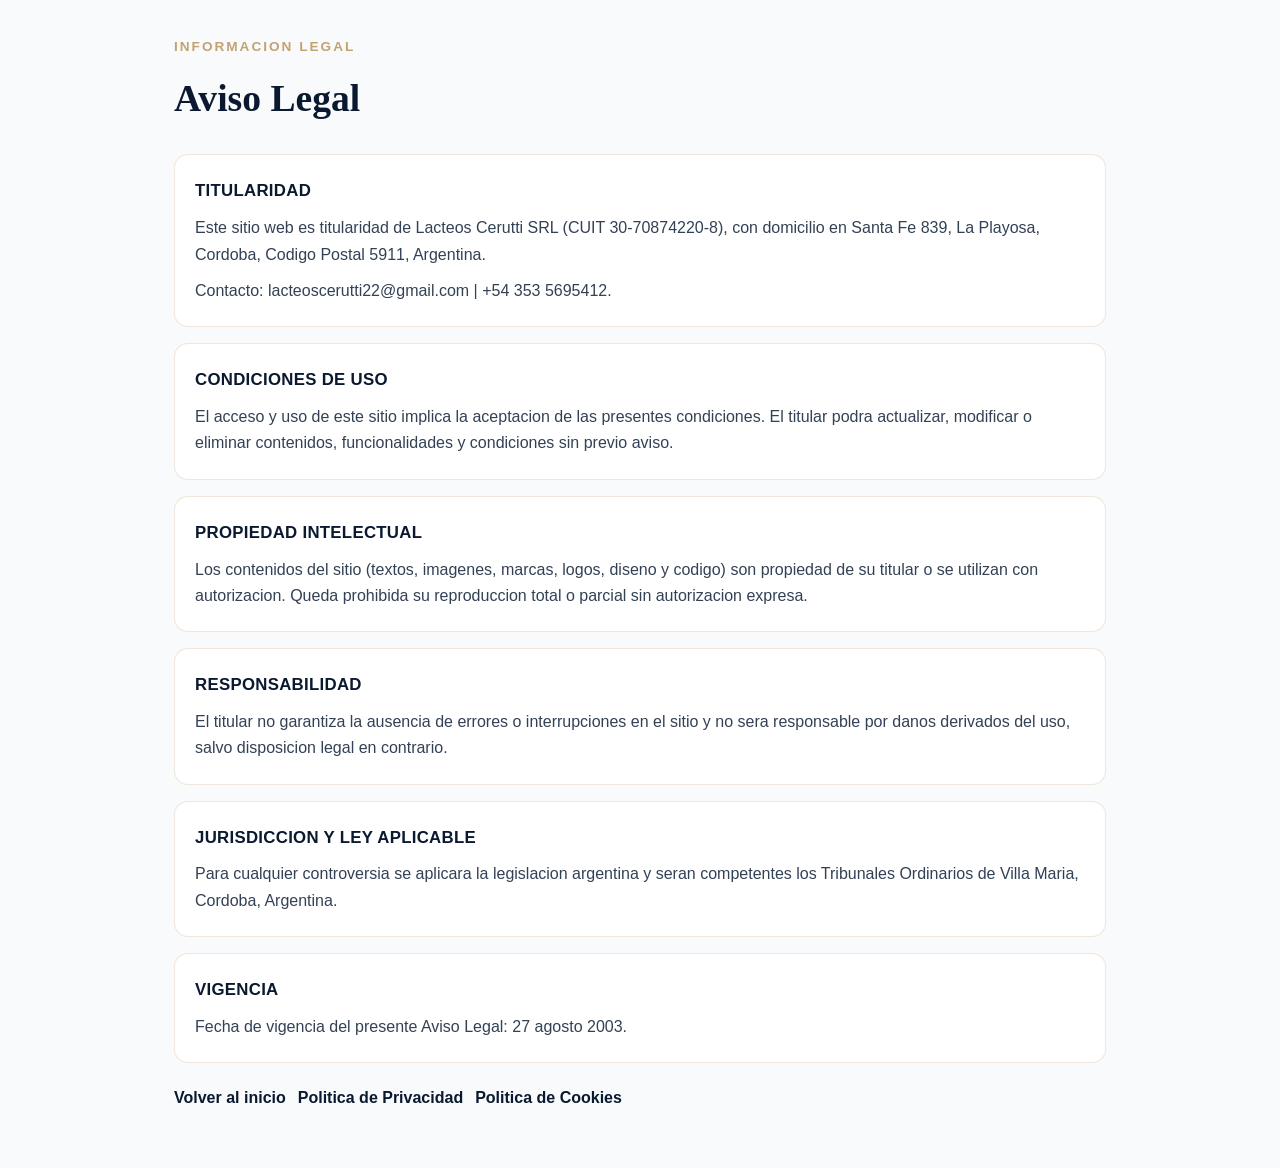
<file: aviso-legal.html>
<!doctype html>
<html lang="es">
<head>
    <meta charset="UTF-8">
    <meta name="viewport" content="width=device-width, initial-scale=1.0">
    <title>Aviso Legal | Lacteos Cerutti</title>
    <link rel="stylesheet" href="css/legal.css">
</head>
<body>
    <main class="legal-wrap"></main>

    <script>
        (function () {
            const langKey = 'cerutti-language';
            const stored = window.localStorage.getItem(langKey);
            const lang = ['es', 'en', 'pt'].includes(stored) ? stored : 'es';

            const i18n = {
                es: {
                    docTitle: 'Aviso Legal | Lacteos Cerutti',
                    kicker: 'Informacion Legal',
                    h1: 'Aviso Legal',
                    sections: [
                        { h2: 'Titularidad', p: ['Este sitio web es titularidad de Lacteos Cerutti SRL (CUIT 30-70874220-8), con domicilio en Santa Fe 839, La Playosa, Cordoba, Codigo Postal 5911, Argentina.', 'Contacto: lacteoscerutti22@gmail.com | +54 353 5695412.'] },
                        { h2: 'Condiciones de uso', p: ['El acceso y uso de este sitio implica la aceptacion de las presentes condiciones. El titular podra actualizar, modificar o eliminar contenidos, funcionalidades y condiciones sin previo aviso.'] },
                        { h2: 'Propiedad intelectual', p: ['Los contenidos del sitio (textos, imagenes, marcas, logos, diseno y codigo) son propiedad de su titular o se utilizan con autorizacion. Queda prohibida su reproduccion total o parcial sin autorizacion expresa.'] },
                        { h2: 'Responsabilidad', p: ['El titular no garantiza la ausencia de errores o interrupciones en el sitio y no sera responsable por danos derivados del uso, salvo disposicion legal en contrario.'] },
                        { h2: 'Jurisdiccion y ley aplicable', p: ['Para cualquier controversia se aplicara la legislacion argentina y seran competentes los Tribunales Ordinarios de Villa Maria, Cordoba, Argentina.'] },
                        { h2: 'Vigencia', p: ['Fecha de vigencia del presente Aviso Legal: 27 agosto 2003.'] }
                    ],
                    navLabel: 'Enlaces legales',
                    navHome: 'Volver al inicio',
                    navPrivacy: 'Politica de Privacidad',
                    navCookies: 'Politica de Cookies'
                },
                en: {
                    docTitle: 'Legal Notice | Lacteos Cerutti',
                    kicker: 'Legal Information',
                    h1: 'Legal Notice',
                    sections: [
                        { h2: 'Ownership', p: ['This website is owned by Lacteos Cerutti SRL (CUIT 30-70874220-8), with registered address at Santa Fe 839, La Playosa, Cordoba, Postal Code 5911, Argentina.', 'Contact: lacteoscerutti22@gmail.com | +54 353 5695412.'] },
                        { h2: 'Terms of use', p: ['Access to and use of this site implies acceptance of these terms. The owner may update, modify, or remove content, features, and conditions without prior notice.'] },
                        { h2: 'Intellectual property', p: ['Site content (texts, images, trademarks, logos, design, and code) belongs to its owner or is used with authorization. Total or partial reproduction without express authorization is prohibited.'] },
                        { h2: 'Liability', p: ['The owner does not guarantee the absence of errors or interruptions on the site and will not be liable for damages arising from use, except where required by law.'] },
                        { h2: 'Jurisdiction and applicable law', p: ['Any dispute will be governed by Argentine law and submitted to the Ordinary Courts of Villa Maria, Cordoba, Argentina.'] },
                        { h2: 'Effective date', p: ['Effective date of this Legal Notice: August 27, 2003.'] }
                    ],
                    navLabel: 'Legal links',
                    navHome: 'Back to home',
                    navPrivacy: 'Privacy Policy',
                    navCookies: 'Cookie Policy'
                },
                pt: {
                    docTitle: 'Aviso Legal | Lacteos Cerutti',
                    kicker: 'Informacao Legal',
                    h1: 'Aviso Legal',
                    sections: [
                        { h2: 'Titularidade', p: ['Este site e de titularidade da Lacteos Cerutti SRL (CUIT 30-70874220-8), com domicilio em Santa Fe 839, La Playosa, Cordoba, Codigo Postal 5911, Argentina.', 'Contato: lacteoscerutti22@gmail.com | +54 353 5695412.'] },
                        { h2: 'Condicoes de uso', p: ['O acesso e uso deste site implicam a aceitacao das presentes condicoes. O titular podera atualizar, modificar ou remover conteudos, funcionalidades e condicoes sem aviso previo.'] },
                        { h2: 'Propriedade intelectual', p: ['Os conteudos do site (textos, imagens, marcas, logos, design e codigo) sao propriedade do titular ou sao usados com autorizacao. E proibida a reproducao total ou parcial sem autorizacao expressa.'] },
                        { h2: 'Responsabilidade', p: ['O titular nao garante ausencia de erros ou interrupcoes no site e nao sera responsavel por danos decorrentes do uso, salvo disposicao legal em contrario.'] },
                        { h2: 'Jurisidicao e lei aplicavel', p: ['Para qualquer controversia sera aplicada a legislacao argentina e serao competentes os Tribunais Ordinarios de Villa Maria, Cordoba, Argentina.'] },
                        { h2: 'Vigencia', p: ['Data de vigencia deste Aviso Legal: 27 de agosto de 2003.'] }
                    ],
                    navLabel: 'Links legais',
                    navHome: 'Voltar ao inicio',
                    navPrivacy: 'Politica de Privacidade',
                    navCookies: 'Politica de Cookies'
                }
            };

            const t = i18n[lang] || i18n.es;
            document.documentElement.lang = lang;
            document.title = t.docTitle;

            const wrap = document.querySelector('.legal-wrap');
            wrap.innerHTML = `
                <span class="kicker">${t.kicker}</span>
                <h1>${t.h1}</h1>
                ${t.sections.map((section) => `
                    <section>
                        <h2>${section.h2}</h2>
                        ${section.p.map((paragraph) => `<p>${paragraph}</p>`).join('')}
                    </section>
                `).join('')}
                <nav class="legal-nav" aria-label="${t.navLabel}">
                    <a href="index.html">${t.navHome}</a>
                    <a href="privacidad.html">${t.navPrivacy}</a>
                    <a href="cookies.html">${t.navCookies}</a>
                </nav>
            `;
        })();
    </script>
</body>
</html>
</file>
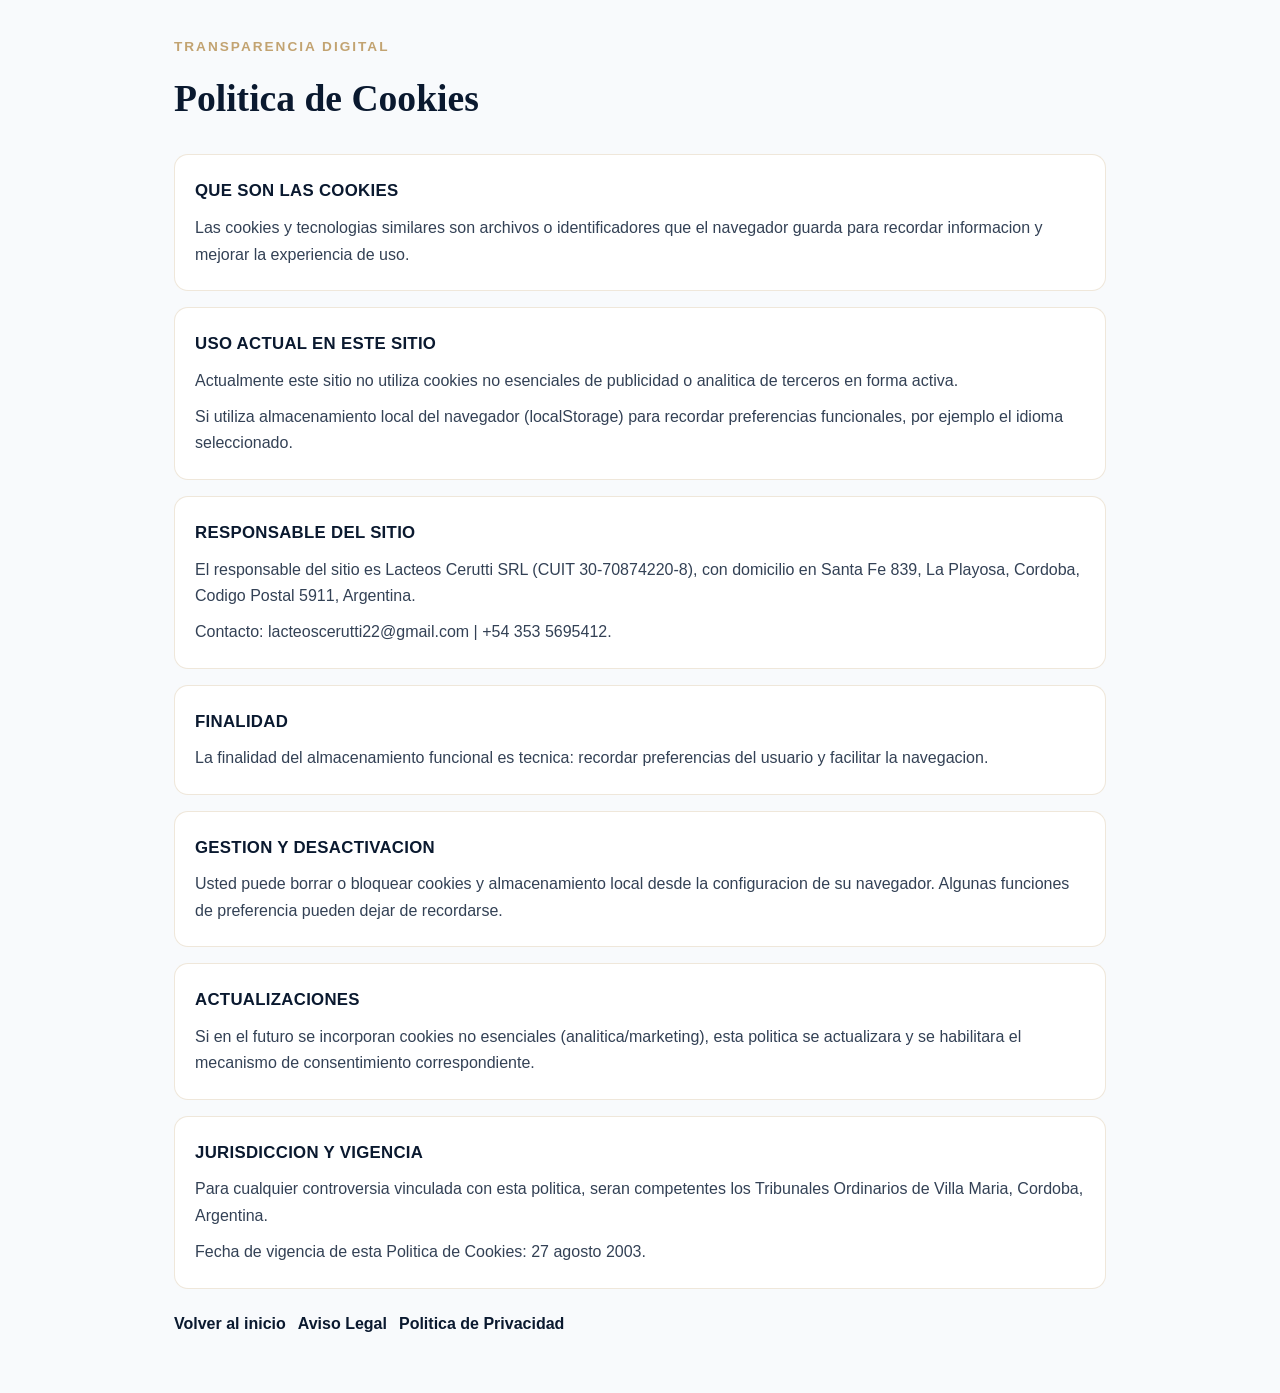
<file: cookies.html>
<!doctype html>
<html lang="es">
<head>
    <meta charset="UTF-8">
    <meta name="viewport" content="width=device-width, initial-scale=1.0">
    <title>Politica de Cookies | Lacteos Cerutti</title>
    <link rel="stylesheet" href="css/legal.css">
</head>
<body>
    <main class="legal-wrap"></main>

    <script>
        (function () {
            const langKey = 'cerutti-language';
            const stored = window.localStorage.getItem(langKey);
            const lang = ['es', 'en', 'pt'].includes(stored) ? stored : 'es';

            const i18n = {
                es: {
                    docTitle: 'Politica de Cookies | Lacteos Cerutti',
                    kicker: 'Transparencia Digital',
                    h1: 'Politica de Cookies',
                    sections: [
                        { h2: 'Que son las cookies', p: ['Las cookies y tecnologias similares son archivos o identificadores que el navegador guarda para recordar informacion y mejorar la experiencia de uso.'] },
                        { h2: 'Uso actual en este sitio', p: ['Actualmente este sitio no utiliza cookies no esenciales de publicidad o analitica de terceros en forma activa.', 'Si utiliza almacenamiento local del navegador (localStorage) para recordar preferencias funcionales, por ejemplo el idioma seleccionado.'] },
                        { h2: 'Responsable del sitio', p: ['El responsable del sitio es Lacteos Cerutti SRL (CUIT 30-70874220-8), con domicilio en Santa Fe 839, La Playosa, Cordoba, Codigo Postal 5911, Argentina.', 'Contacto: lacteoscerutti22@gmail.com | +54 353 5695412.'] },
                        { h2: 'Finalidad', p: ['La finalidad del almacenamiento funcional es tecnica: recordar preferencias del usuario y facilitar la navegacion.'] },
                        { h2: 'Gestion y desactivacion', p: ['Usted puede borrar o bloquear cookies y almacenamiento local desde la configuracion de su navegador. Algunas funciones de preferencia pueden dejar de recordarse.'] },
                        { h2: 'Actualizaciones', p: ['Si en el futuro se incorporan cookies no esenciales (analitica/marketing), esta politica se actualizara y se habilitara el mecanismo de consentimiento correspondiente.'] },
                        { h2: 'Jurisdiccion y vigencia', p: ['Para cualquier controversia vinculada con esta politica, seran competentes los Tribunales Ordinarios de Villa Maria, Cordoba, Argentina.', 'Fecha de vigencia de esta Politica de Cookies: 27 agosto 2003.'] }
                    ],
                    navLabel: 'Enlaces legales',
                    navHome: 'Volver al inicio',
                    navLegal: 'Aviso Legal',
                    navPrivacy: 'Politica de Privacidad'
                },
                en: {
                    docTitle: 'Cookie Policy | Lacteos Cerutti',
                    kicker: 'Digital Transparency',
                    h1: 'Cookie Policy',
                    sections: [
                        { h2: 'What cookies are', p: ['Cookies and similar technologies are files or identifiers stored by the browser to remember information and improve the user experience.'] },
                        { h2: 'Current use on this site', p: ['Currently this site does not actively use non-essential third-party advertising or analytics cookies.', 'It does use browser local storage (localStorage) to remember functional preferences, for example the selected language.'] },
                        { h2: 'Site controller', p: ['The site controller is Lacteos Cerutti SRL (CUIT 30-70874220-8), with address at Santa Fe 839, La Playosa, Cordoba, Postal Code 5911, Argentina.', 'Contact: lacteoscerutti22@gmail.com | +54 353 5695412.'] },
                        { h2: 'Purpose', p: ['The purpose of functional storage is technical: to remember user preferences and facilitate browsing.'] },
                        { h2: 'Management and deactivation', p: ['You can delete or block cookies and local storage from your browser settings. Some preference features may no longer be remembered.'] },
                        { h2: 'Updates', p: ['If non-essential cookies (analytics/marketing) are added in the future, this policy will be updated and the corresponding consent mechanism will be enabled.'] },
                        { h2: 'Jurisdiction and effective date', p: ['Any dispute related to this policy shall be submitted to the Ordinary Courts of Villa Maria, Cordoba, Argentina.', 'Effective date of this Cookie Policy: August 27, 2003.'] }
                    ],
                    navLabel: 'Legal links',
                    navHome: 'Back to home',
                    navLegal: 'Legal Notice',
                    navPrivacy: 'Privacy Policy'
                },
                pt: {
                    docTitle: 'Politica de Cookies | Lacteos Cerutti',
                    kicker: 'Transparencia Digital',
                    h1: 'Politica de Cookies',
                    sections: [
                        { h2: 'O que sao cookies', p: ['Cookies e tecnologias semelhantes sao arquivos ou identificadores que o navegador salva para lembrar informacoes e melhorar a experiencia de uso.'] },
                        { h2: 'Uso atual neste site', p: ['Atualmente este site nao utiliza ativamente cookies nao essenciais de publicidade ou analitica de terceiros.', 'Ele utiliza armazenamento local do navegador (localStorage) para lembrar preferencias funcionais, por exemplo o idioma selecionado.'] },
                        { h2: 'Responsavel pelo site', p: ['O responsavel pelo site e Lacteos Cerutti SRL (CUIT 30-70874220-8), com domicilio em Santa Fe 839, La Playosa, Cordoba, Codigo Postal 5911, Argentina.', 'Contato: lacteoscerutti22@gmail.com | +54 353 5695412.'] },
                        { h2: 'Finalidade', p: ['A finalidade do armazenamento funcional e tecnica: lembrar preferencias do usuario e facilitar a navegacao.'] },
                        { h2: 'Gestao e desativacao', p: ['Voce pode apagar ou bloquear cookies e armazenamento local nas configuracoes do navegador. Algumas funcoes de preferencia podem deixar de ser lembradas.'] },
                        { h2: 'Atualizacoes', p: ['Se no futuro forem incorporados cookies nao essenciais (analitica/marketing), esta politica sera atualizada e o mecanismo de consentimento correspondente sera habilitado.'] },
                        { h2: 'Jurisidicao e vigencia', p: ['Para qualquer controversia relacionada a esta politica, serao competentes os Tribunais Ordinarios de Villa Maria, Cordoba, Argentina.', 'Data de vigencia desta Politica de Cookies: 27 de agosto de 2003.'] }
                    ],
                    navLabel: 'Links legais',
                    navHome: 'Voltar ao inicio',
                    navLegal: 'Aviso Legal',
                    navPrivacy: 'Politica de Privacidade'
                }
            };

            const t = i18n[lang] || i18n.es;
            document.documentElement.lang = lang;
            document.title = t.docTitle;

            const wrap = document.querySelector('.legal-wrap');
            wrap.innerHTML = `
                <span class="kicker">${t.kicker}</span>
                <h1>${t.h1}</h1>
                ${t.sections.map((section) => `
                    <section>
                        <h2>${section.h2}</h2>
                        ${section.p.map((paragraph) => `<p>${paragraph}</p>`).join('')}
                    </section>
                `).join('')}
                <nav class="legal-nav" aria-label="${t.navLabel}">
                    <a href="index.html">${t.navHome}</a>
                    <a href="aviso-legal.html">${t.navLegal}</a>
                    <a href="privacidad.html">${t.navPrivacy}</a>
                </nav>
            `;
        })();
    </script>
</body>
</html>
</file>
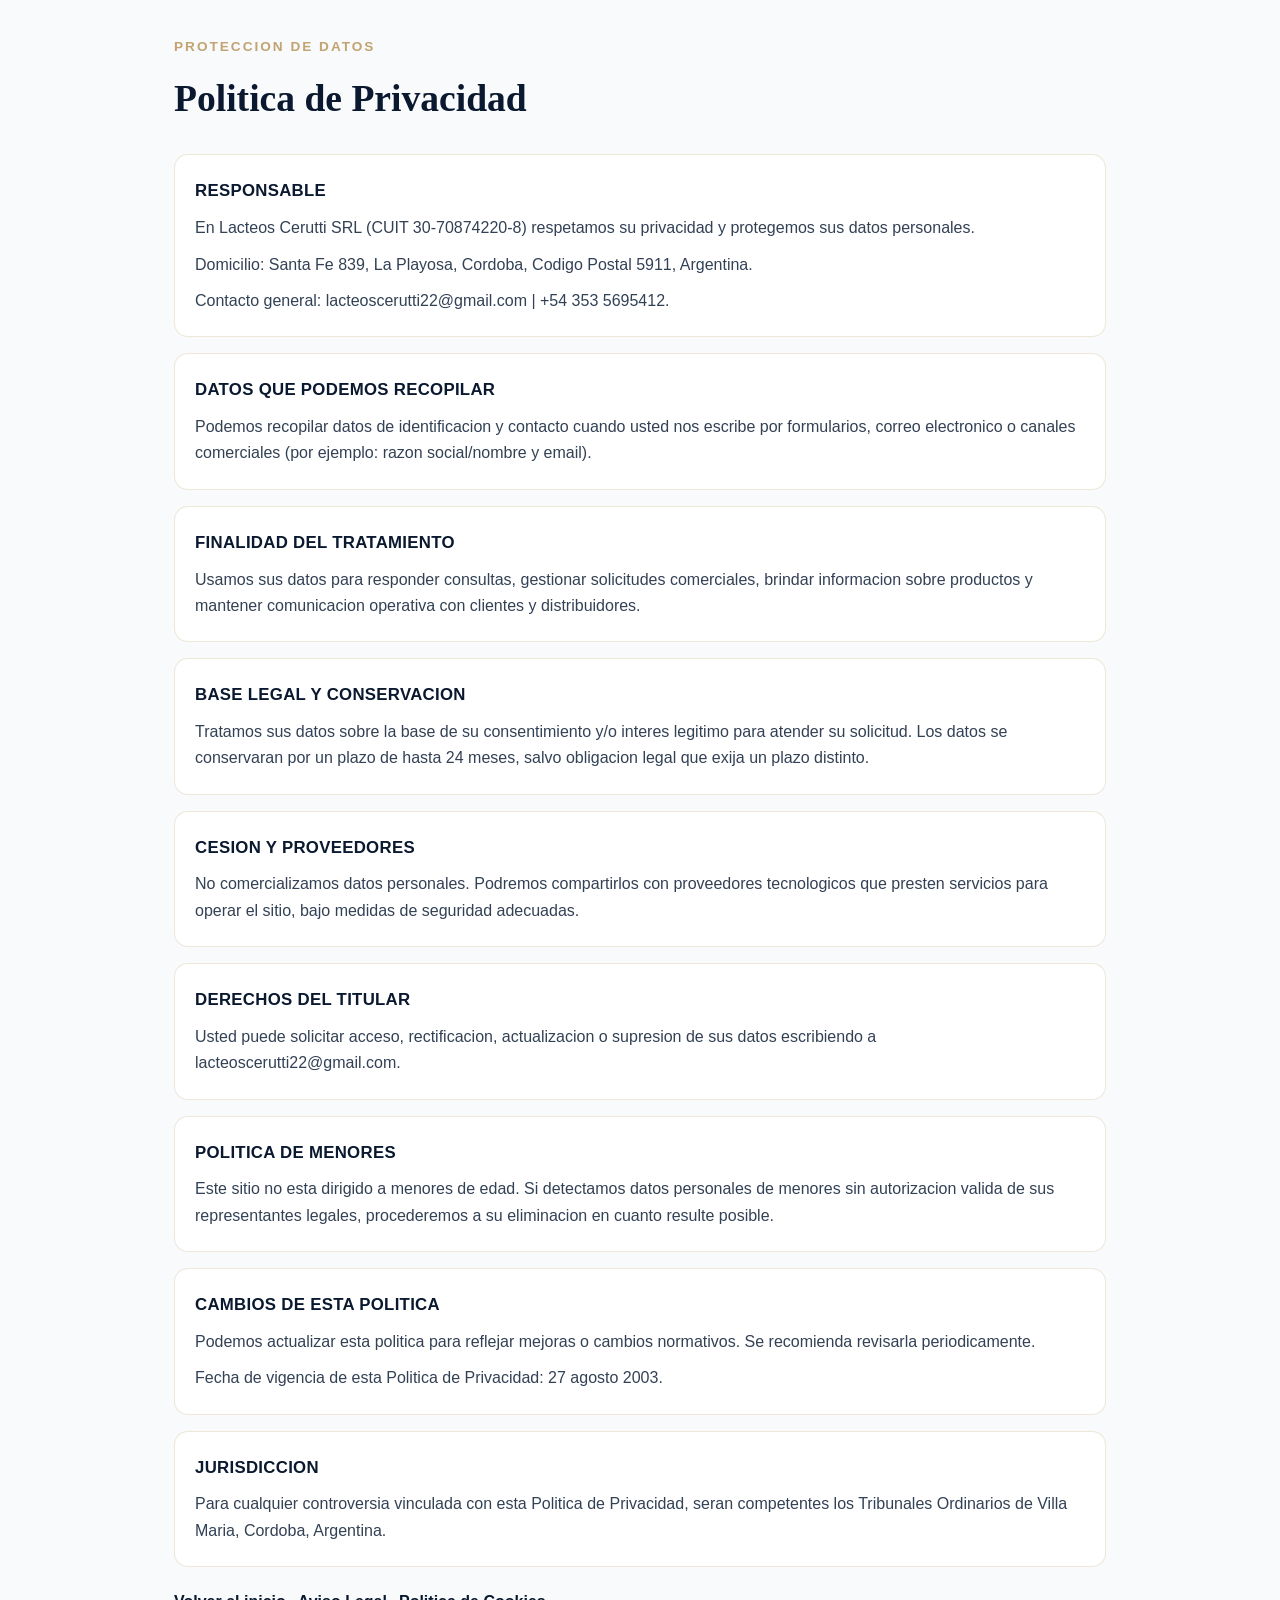
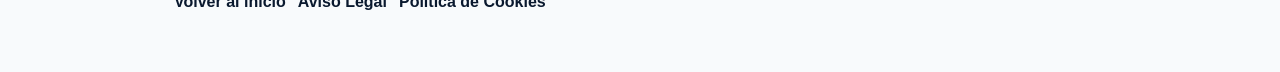
<file: privacidad.html>
<!doctype html>
<html lang="es">
<head>
    <meta charset="UTF-8">
    <meta name="viewport" content="width=device-width, initial-scale=1.0">
    <title>Politica de Privacidad | Lacteos Cerutti</title>
    <link rel="stylesheet" href="css/legal.css">
</head>
<body>
    <main class="legal-wrap"></main>

    <script>
        (function () {
            const langKey = 'cerutti-language';
            const stored = window.localStorage.getItem(langKey);
            const lang = ['es', 'en', 'pt'].includes(stored) ? stored : 'es';

            const i18n = {
                es: {
                    docTitle: 'Politica de Privacidad | Lacteos Cerutti',
                    kicker: 'Proteccion de Datos',
                    h1: 'Politica de Privacidad',
                    sections: [
                        { h2: 'Responsable', p: ['En Lacteos Cerutti SRL (CUIT 30-70874220-8) respetamos su privacidad y protegemos sus datos personales.', 'Domicilio: Santa Fe 839, La Playosa, Cordoba, Codigo Postal 5911, Argentina.', 'Contacto general: lacteoscerutti22@gmail.com | +54 353 5695412.'] },
                        { h2: 'Datos que podemos recopilar', p: ['Podemos recopilar datos de identificacion y contacto cuando usted nos escribe por formularios, correo electronico o canales comerciales (por ejemplo: razon social/nombre y email).'] },
                        { h2: 'Finalidad del tratamiento', p: ['Usamos sus datos para responder consultas, gestionar solicitudes comerciales, brindar informacion sobre productos y mantener comunicacion operativa con clientes y distribuidores.'] },
                        { h2: 'Base legal y conservacion', p: ['Tratamos sus datos sobre la base de su consentimiento y/o interes legitimo para atender su solicitud. Los datos se conservaran por un plazo de hasta 24 meses, salvo obligacion legal que exija un plazo distinto.'] },
                        { h2: 'Cesion y proveedores', p: ['No comercializamos datos personales. Podremos compartirlos con proveedores tecnologicos que presten servicios para operar el sitio, bajo medidas de seguridad adecuadas.'] },
                        { h2: 'Derechos del titular', p: ['Usted puede solicitar acceso, rectificacion, actualizacion o supresion de sus datos escribiendo a lacteoscerutti22@gmail.com.'] },
                        { h2: 'Politica de menores', p: ['Este sitio no esta dirigido a menores de edad. Si detectamos datos personales de menores sin autorizacion valida de sus representantes legales, procederemos a su eliminacion en cuanto resulte posible.'] },
                        { h2: 'Cambios de esta politica', p: ['Podemos actualizar esta politica para reflejar mejoras o cambios normativos. Se recomienda revisarla periodicamente.', 'Fecha de vigencia de esta Politica de Privacidad: 27 agosto 2003.'] },
                        { h2: 'Jurisdiccion', p: ['Para cualquier controversia vinculada con esta Politica de Privacidad, seran competentes los Tribunales Ordinarios de Villa Maria, Cordoba, Argentina.'] }
                    ],
                    navLabel: 'Enlaces legales',
                    navHome: 'Volver al inicio',
                    navLegal: 'Aviso Legal',
                    navCookies: 'Politica de Cookies'
                },
                en: {
                    docTitle: 'Privacy Policy | Lacteos Cerutti',
                    kicker: 'Data Protection',
                    h1: 'Privacy Policy',
                    sections: [
                        { h2: 'Data controller', p: ['At Lacteos Cerutti SRL (CUIT 30-70874220-8) we respect your privacy and protect your personal data.', 'Address: Santa Fe 839, La Playosa, Cordoba, Postal Code 5911, Argentina.', 'General contact: lacteoscerutti22@gmail.com | +54 353 5695412.'] },
                        { h2: 'Data we may collect', p: ['We may collect identification and contact data when you write to us through forms, email, or commercial channels (for example: company/name and email).'] },
                        { h2: 'Purpose of processing', p: ['We use your data to answer inquiries, manage commercial requests, provide product information, and maintain operational communication with clients and distributors.'] },
                        { h2: 'Legal basis and retention', p: ['We process your data based on your consent and/or legitimate interest to address your request. Data will be kept for up to 24 months, unless a legal obligation requires a different period.'] },
                        { h2: 'Data sharing and providers', p: ['We do not sell personal data. We may share it with technology providers that deliver services to operate the site, under appropriate security measures.'] },
                        { h2: 'Data subject rights', p: ['You may request access, rectification, update, or deletion of your data by writing to lacteoscerutti22@gmail.com.'] },
                        { h2: 'Minors policy', p: ['This site is not intended for minors. If we detect personal data of minors without valid authorization from legal guardians, we will proceed with deletion as soon as possible.'] },
                        { h2: 'Policy updates', p: ['We may update this policy to reflect improvements or regulatory changes. We recommend reviewing it periodically.', 'Effective date of this Privacy Policy: August 27, 2003.'] },
                        { h2: 'Jurisdiction', p: ['Any dispute related to this Privacy Policy shall be submitted to the Ordinary Courts of Villa Maria, Cordoba, Argentina.'] }
                    ],
                    navLabel: 'Legal links',
                    navHome: 'Back to home',
                    navLegal: 'Legal Notice',
                    navCookies: 'Cookie Policy'
                },
                pt: {
                    docTitle: 'Politica de Privacidade | Lacteos Cerutti',
                    kicker: 'Protecao de Dados',
                    h1: 'Politica de Privacidade',
                    sections: [
                        { h2: 'Responsavel', p: ['Na Lacteos Cerutti SRL (CUIT 30-70874220-8) respeitamos sua privacidade e protegemos seus dados pessoais.', 'Domicilio: Santa Fe 839, La Playosa, Cordoba, Codigo Postal 5911, Argentina.', 'Contato geral: lacteoscerutti22@gmail.com | +54 353 5695412.'] },
                        { h2: 'Dados que podemos coletar', p: ['Podemos coletar dados de identificacao e contato quando voce nos escreve por formularios, email ou canais comerciais (por exemplo: razao social/nome e email).'] },
                        { h2: 'Finalidade do tratamento', p: ['Usamos seus dados para responder consultas, gerenciar solicitacoes comerciais, fornecer informacoes sobre produtos e manter comunicacao operacional com clientes e distribuidores.'] },
                        { h2: 'Base legal e conservacao', p: ['Tratamos seus dados com base no seu consentimento e/ou interesse legitimo para atender sua solicitacao. Os dados serao conservados por ate 24 meses, salvo obrigacao legal que exija prazo diferente.'] },
                        { h2: 'Compartilhamento e fornecedores', p: ['Nao comercializamos dados pessoais. Poderemos compartilha-los com fornecedores tecnologicos que prestem servicos para operar o site, sob medidas de seguranca adequadas.'] },
                        { h2: 'Direitos do titular', p: ['Voce pode solicitar acesso, retificacao, atualizacao ou exclusao de seus dados escrevendo para lacteoscerutti22@gmail.com.'] },
                        { h2: 'Politica de menores', p: ['Este site nao e direcionado a menores de idade. Se detectarmos dados pessoais de menores sem autorizacao valida de representantes legais, procederemos com a eliminacao assim que possivel.'] },
                        { h2: 'Mudancas desta politica', p: ['Podemos atualizar esta politica para refletir melhorias ou mudancas regulatorias. Recomendamos revisao periodica.', 'Data de vigencia desta Politica de Privacidade: 27 de agosto de 2003.'] },
                        { h2: 'Jurisidicao', p: ['Para qualquer controversia relacionada a esta Politica de Privacidade, serao competentes os Tribunais Ordinarios de Villa Maria, Cordoba, Argentina.'] }
                    ],
                    navLabel: 'Links legais',
                    navHome: 'Voltar ao inicio',
                    navLegal: 'Aviso Legal',
                    navCookies: 'Politica de Cookies'
                }
            };

            const t = i18n[lang] || i18n.es;
            document.documentElement.lang = lang;
            document.title = t.docTitle;

            const wrap = document.querySelector('.legal-wrap');
            wrap.innerHTML = `
                <span class="kicker">${t.kicker}</span>
                <h1>${t.h1}</h1>
                ${t.sections.map((section) => `
                    <section>
                        <h2>${section.h2}</h2>
                        ${section.p.map((paragraph) => `<p>${paragraph}</p>`).join('')}
                    </section>
                `).join('')}
                <nav class="legal-nav" aria-label="${t.navLabel}">
                    <a href="index.html">${t.navHome}</a>
                    <a href="aviso-legal.html">${t.navLegal}</a>
                    <a href="cookies.html">${t.navCookies}</a>
                </nav>
            `;
        })();
    </script>
</body>
</html>
</file>
<file: css/legal.css>
:root {
    --primario: #0a192f;
    --acento: #c2a371;
    --texto: #334155;
    --bg: #f8fafc;
    --white: #ffffff;
}

* {
    box-sizing: border-box;
}

body {
    margin: 0;
    font-family: Inter, sans-serif;
    background: var(--bg);
    color: var(--texto);
    line-height: 1.65;
    overflow-wrap: anywhere;
}

.legal-wrap {
    max-width: 980px;
    margin: 0 auto;
    padding: 36px 24px 56px;
}

.kicker {
    color: var(--acento);
    text-transform: uppercase;
    letter-spacing: 2px;
    font-size: 0.85rem;
    font-weight: 700;
    margin-bottom: 10px;
    display: block;
}

h1 {
    margin: 0 0 24px;
    font-family: 'Libre Baskerville', serif;
    font-size: 2.35rem;
    color: var(--primario);
}

section {
    background: var(--white);
    border: 1px solid rgba(194, 163, 113, 0.26);
    border-radius: 14px;
    padding: 22px 20px;
    margin-bottom: 16px;
}

h2 {
    margin: 0 0 10px;
    color: var(--primario);
    font-size: 1.05rem;
    letter-spacing: 0.3px;
    text-transform: uppercase;
}

p {
    margin: 0 0 10px;
    font-size: 1rem;
}

p:last-child {
    margin-bottom: 0;
}

.legal-nav {
    margin-top: 22px;
    display: flex;
    flex-wrap: wrap;
    gap: 12px;
}

.legal-nav a {
    text-decoration: none;
    color: var(--primario);
    font-weight: 700;
}

.legal-nav a:hover {
    color: var(--acento);
}

@media (max-width: 768px) and (orientation: portrait) {
    .legal-wrap {
        padding: 22px 14px 40px;
    }

    .kicker {
        letter-spacing: 1.5px;
    }

    h1 {
        font-size: 1.88rem;
    }

    h2 {
        font-size: 0.98rem;
        line-height: 1.4;
    }

    section {
        padding: 16px 14px;
        border-radius: 10px;
    }

    p {
        font-size: 0.98rem;
    }

    .legal-nav {
        gap: 10px;
        flex-direction: column;
    }

    .legal-nav a {
        display: block;
        padding: 12px 14px;
        border: 1px solid rgba(194, 163, 113, 0.26);
        border-radius: 10px;
        background: var(--white);
    }
}

@media (max-width: 390px) and (orientation: portrait) {
    .legal-wrap {
        padding: 18px 12px 32px;
    }

    h1 {
        font-size: 1.6rem;
    }

    section {
        padding: 14px 12px;
    }

    p {
        font-size: 0.95rem;
    }
}
</file>
